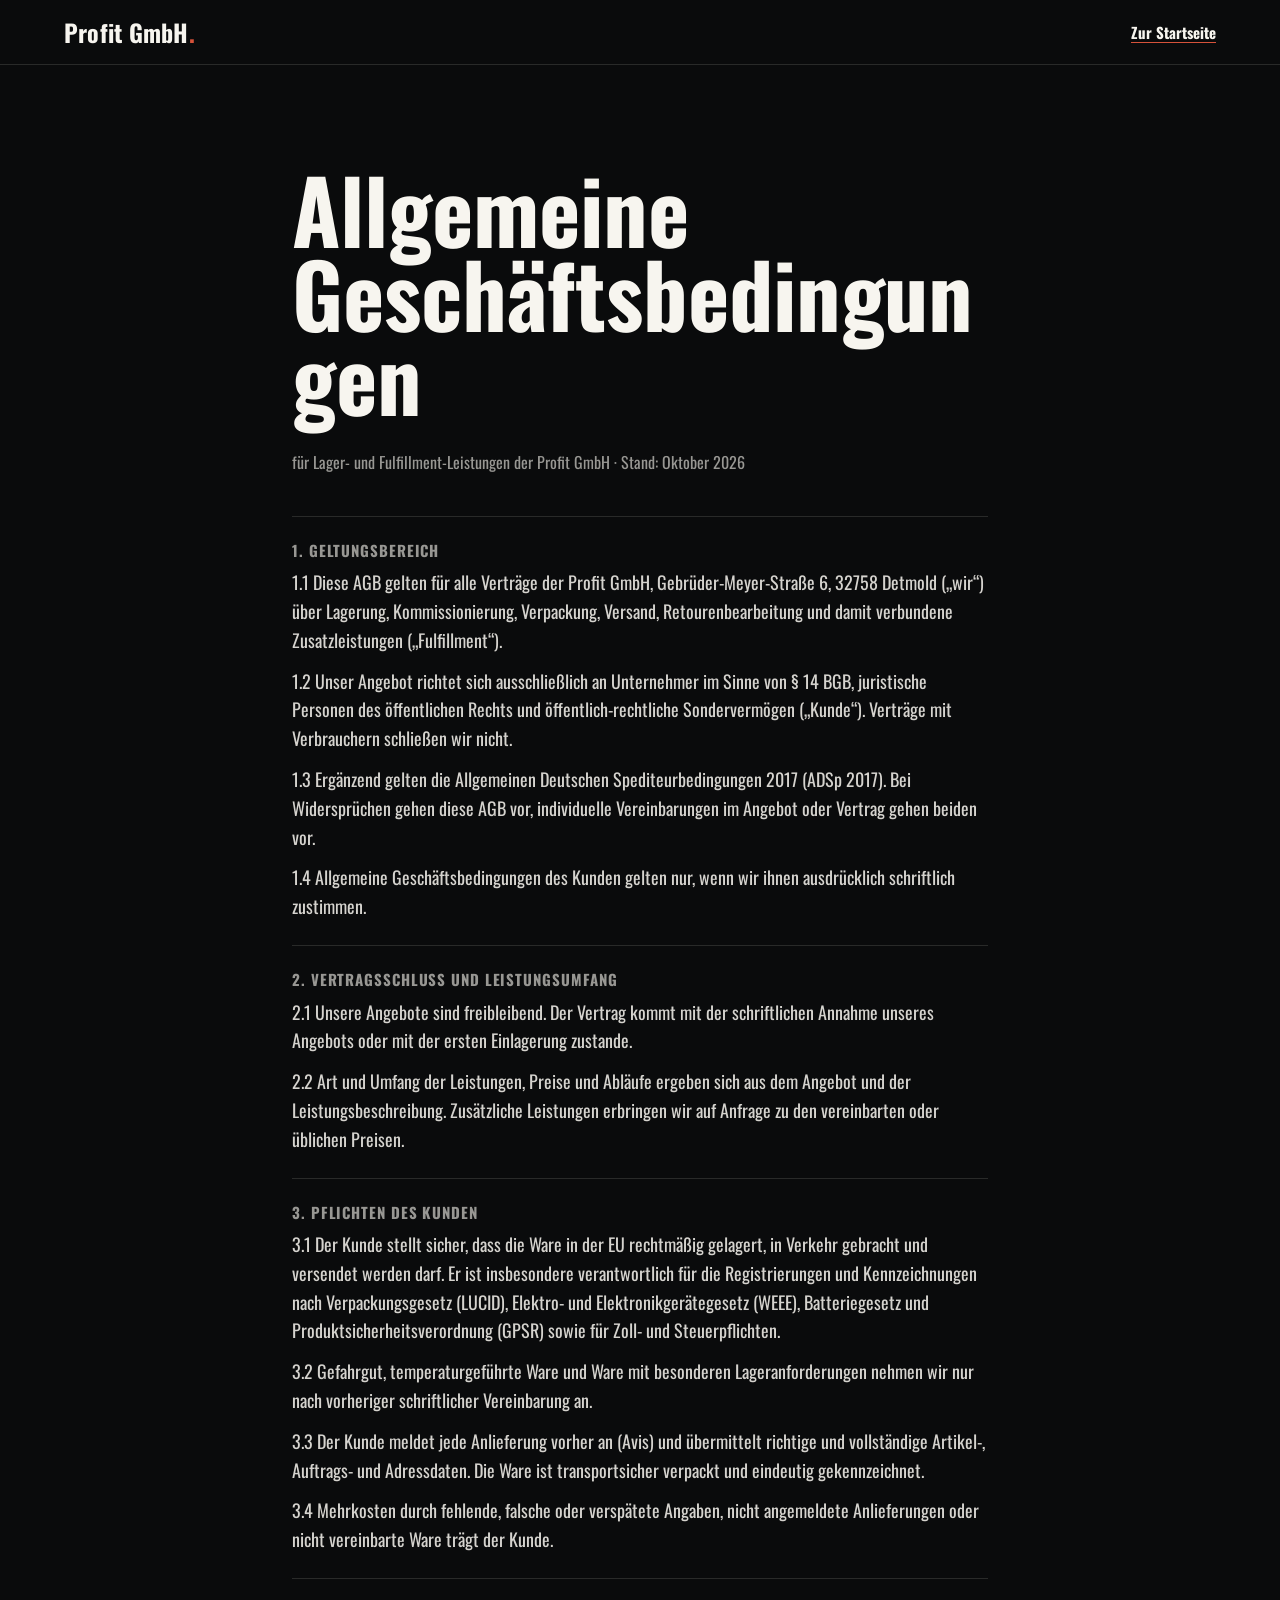
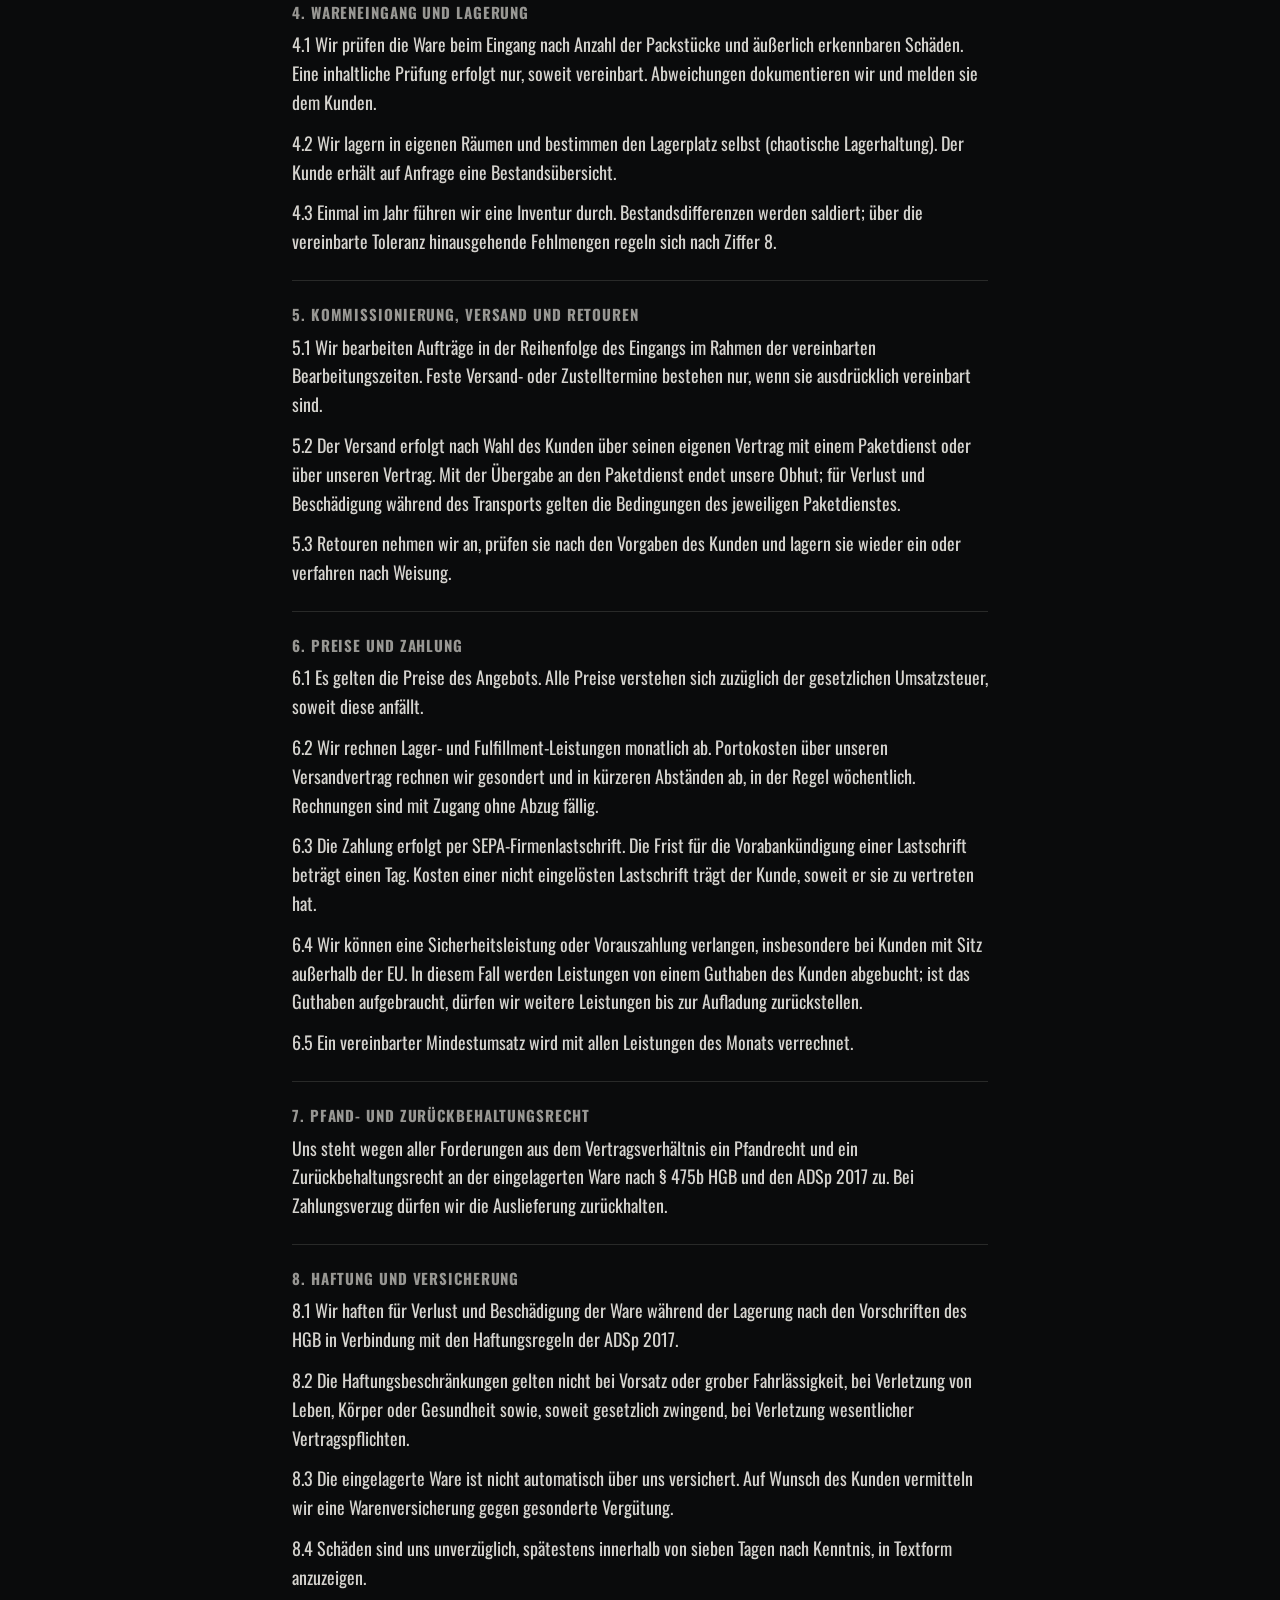
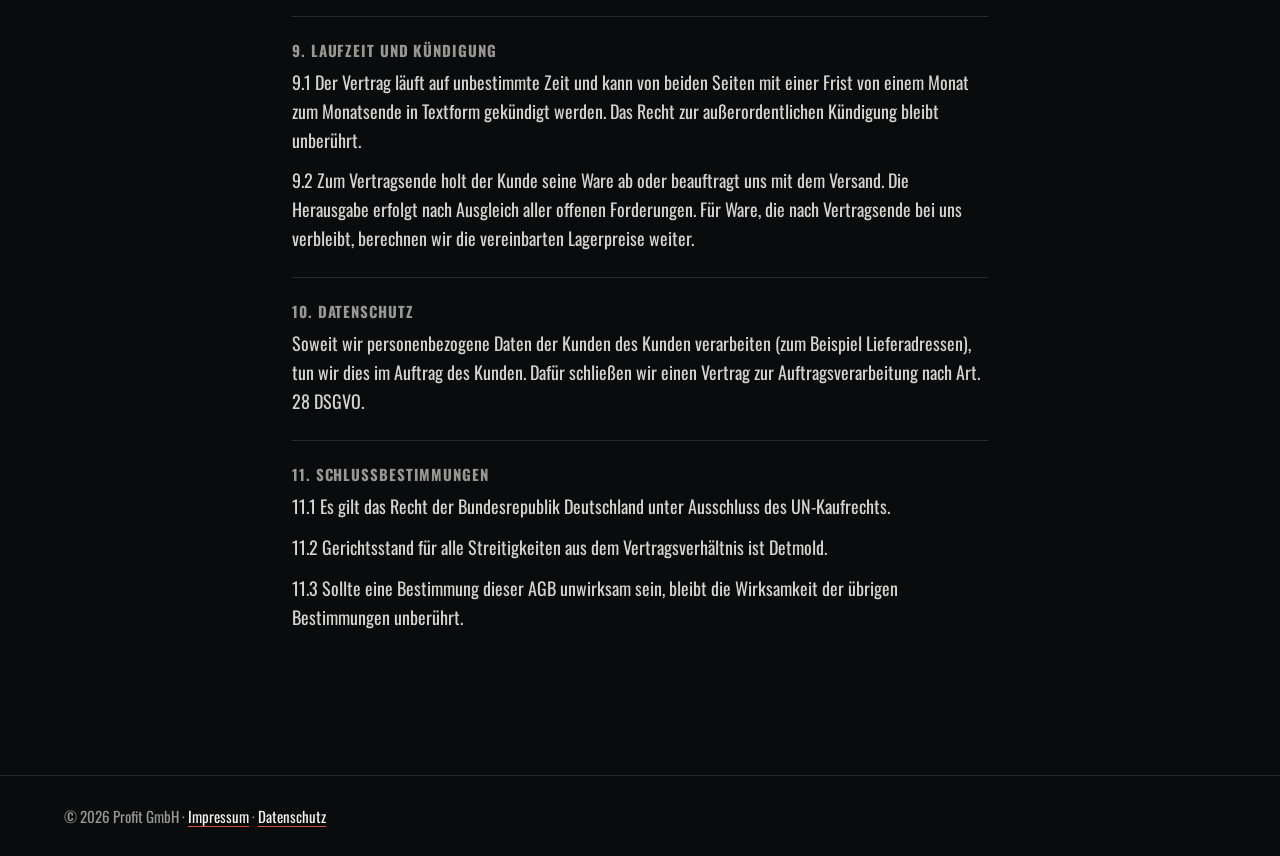
<file: agb.html>
<!doctype html>
<html lang="de">
<head>
<meta charset="utf-8">
<meta name="viewport" content="width=device-width, initial-scale=1">
<title>AGB | Profit GmbH</title>
<meta name="robots" content="noindex, follow">
<link rel="stylesheet" href="legal.css">
<link rel="icon" href="data:image/svg+xml,%3Csvg xmlns='http://www.w3.org/2000/svg' viewBox='0 0 32 32'%3E%3Crect width='32' height='32' rx='7' fill='%230a0b0c'/%3E%3Ctext x='7' y='24' font-family='Arial Narrow,Arial' font-weight='700' font-size='22' fill='%23F7F5EF'%3EP%3C/text%3E%3Ccircle cx='24' cy='22' r='3' fill='%23D6523A'/%3E%3C/svg%3E">
</head>
<body>
<header>
  <a class="brand" href="index.html">Profit GmbH<b>.</b></a>
  <a class="back" href="index.html">Zur Startseite</a>
</header>
<main>
  <h1>Allgemeine Geschäftsbedingungen</h1>
  <p class="stand">für Lager- und Fulfillment-Leistungen der Profit GmbH · Stand: Oktober 2026</p>

  <section>
    <h2>1. Geltungsbereich</h2>
    <p>1.1 Diese AGB gelten für alle Verträge der Profit GmbH, Gebrüder-Meyer-Straße 6, 32758 Detmold („wir“) über Lagerung, Kommissionierung, Verpackung, Versand, Retourenbearbeitung und damit verbundene Zusatzleistungen („Fulfillment“).</p>
    <p>1.2 Unser Angebot richtet sich ausschließlich an Unternehmer im Sinne von § 14 BGB, juristische Personen des öffentlichen Rechts und öffentlich-rechtliche Sondervermögen („Kunde“). Verträge mit Verbrauchern schließen wir nicht.</p>
    <p>1.3 Ergänzend gelten die Allgemeinen Deutschen Spediteurbedingungen 2017 (ADSp 2017). Bei Widersprüchen gehen diese AGB vor, individuelle Vereinbarungen im Angebot oder Vertrag gehen beiden vor.</p>
    <p>1.4 Allgemeine Geschäftsbedingungen des Kunden gelten nur, wenn wir ihnen ausdrücklich schriftlich zustimmen.</p>
  </section>

  <section>
    <h2>2. Vertragsschluss und Leistungsumfang</h2>
    <p>2.1 Unsere Angebote sind freibleibend. Der Vertrag kommt mit der schriftlichen Annahme unseres Angebots oder mit der ersten Einlagerung zustande.</p>
    <p>2.2 Art und Umfang der Leistungen, Preise und Abläufe ergeben sich aus dem Angebot und der Leistungsbeschreibung. Zusätzliche Leistungen erbringen wir auf Anfrage zu den vereinbarten oder üblichen Preisen.</p>
  </section>

  <section>
    <h2>3. Pflichten des Kunden</h2>
    <p>3.1 Der Kunde stellt sicher, dass die Ware in der EU rechtmäßig gelagert, in Verkehr gebracht und versendet werden darf. Er ist insbesondere verantwortlich für die Registrierungen und Kennzeichnungen nach Verpackungsgesetz (LUCID), Elektro- und Elektronikgerätegesetz (WEEE), Batteriegesetz und Produktsicherheitsverordnung (GPSR) sowie für Zoll- und Steuerpflichten.</p>
    <p>3.2 Gefahrgut, temperaturgeführte Ware und Ware mit besonderen Lageranforderungen nehmen wir nur nach vorheriger schriftlicher Vereinbarung an.</p>
    <p>3.3 Der Kunde meldet jede Anlieferung vorher an (Avis) und übermittelt richtige und vollständige Artikel-, Auftrags- und Adressdaten. Die Ware ist transportsicher verpackt und eindeutig gekennzeichnet.</p>
    <p>3.4 Mehrkosten durch fehlende, falsche oder verspätete Angaben, nicht angemeldete Anlieferungen oder nicht vereinbarte Ware trägt der Kunde.</p>
  </section>

  <section>
    <h2>4. Wareneingang und Lagerung</h2>
    <p>4.1 Wir prüfen die Ware beim Eingang nach Anzahl der Packstücke und äußerlich erkennbaren Schäden. Eine inhaltliche Prüfung erfolgt nur, soweit vereinbart. Abweichungen dokumentieren wir und melden sie dem Kunden.</p>
    <p>4.2 Wir lagern in eigenen Räumen und bestimmen den Lagerplatz selbst (chaotische Lagerhaltung). Der Kunde erhält auf Anfrage eine Bestandsübersicht.</p>
    <p>4.3 Einmal im Jahr führen wir eine Inventur durch. Bestandsdifferenzen werden saldiert; über die vereinbarte Toleranz hinausgehende Fehlmengen regeln sich nach Ziffer 8.</p>
  </section>

  <section>
    <h2>5. Kommissionierung, Versand und Retouren</h2>
    <p>5.1 Wir bearbeiten Aufträge in der Reihenfolge des Eingangs im Rahmen der vereinbarten Bearbeitungszeiten. Feste Versand- oder Zustelltermine bestehen nur, wenn sie ausdrücklich vereinbart sind.</p>
    <p>5.2 Der Versand erfolgt nach Wahl des Kunden über seinen eigenen Vertrag mit einem Paketdienst oder über unseren Vertrag. Mit der Übergabe an den Paketdienst endet unsere Obhut; für Verlust und Beschädigung während des Transports gelten die Bedingungen des jeweiligen Paketdienstes.</p>
    <p>5.3 Retouren nehmen wir an, prüfen sie nach den Vorgaben des Kunden und lagern sie wieder ein oder verfahren nach Weisung.</p>
  </section>

  <section>
    <h2>6. Preise und Zahlung</h2>
    <p>6.1 Es gelten die Preise des Angebots. Alle Preise verstehen sich zuzüglich der gesetzlichen Umsatzsteuer, soweit diese anfällt.</p>
    <p>6.2 Wir rechnen Lager- und Fulfillment-Leistungen monatlich ab. Portokosten über unseren Versandvertrag rechnen wir gesondert und in kürzeren Abständen ab, in der Regel wöchentlich. Rechnungen sind mit Zugang ohne Abzug fällig.</p>
    <p>6.3 Die Zahlung erfolgt per SEPA-Firmenlastschrift. Die Frist für die Vorabankündigung einer Lastschrift beträgt einen Tag. Kosten einer nicht eingelösten Lastschrift trägt der Kunde, soweit er sie zu vertreten hat.</p>
    <p>6.4 Wir können eine Sicherheitsleistung oder Vorauszahlung verlangen, insbesondere bei Kunden mit Sitz außerhalb der EU. In diesem Fall werden Leistungen von einem Guthaben des Kunden abgebucht; ist das Guthaben aufgebraucht, dürfen wir weitere Leistungen bis zur Aufladung zurückstellen.</p>
    <p>6.5 Ein vereinbarter Mindestumsatz wird mit allen Leistungen des Monats verrechnet.</p>
  </section>

  <section>
    <h2>7. Pfand- und Zurückbehaltungsrecht</h2>
    <p>Uns steht wegen aller Forderungen aus dem Vertragsverhältnis ein Pfandrecht und ein Zurückbehaltungsrecht an der eingelagerten Ware nach § 475b HGB und den ADSp 2017 zu. Bei Zahlungsverzug dürfen wir die Auslieferung zurückhalten.</p>
  </section>

  <section>
    <h2>8. Haftung und Versicherung</h2>
    <p>8.1 Wir haften für Verlust und Beschädigung der Ware während der Lagerung nach den Vorschriften des HGB in Verbindung mit den Haftungsregeln der ADSp 2017.</p>
    <p>8.2 Die Haftungsbeschränkungen gelten nicht bei Vorsatz oder grober Fahrlässigkeit, bei Verletzung von Leben, Körper oder Gesundheit sowie, soweit gesetzlich zwingend, bei Verletzung wesentlicher Vertragspflichten.</p>
    <p>8.3 Die eingelagerte Ware ist nicht automatisch über uns versichert. Auf Wunsch des Kunden vermitteln wir eine Warenversicherung gegen gesonderte Vergütung.</p>
    <p>8.4 Schäden sind uns unverzüglich, spätestens innerhalb von sieben Tagen nach Kenntnis, in Textform anzuzeigen.</p>
  </section>

  <section>
    <h2>9. Laufzeit und Kündigung</h2>
    <p>9.1 Der Vertrag läuft auf unbestimmte Zeit und kann von beiden Seiten mit einer Frist von einem Monat zum Monatsende in Textform gekündigt werden. Das Recht zur außerordentlichen Kündigung bleibt unberührt.</p>
    <p>9.2 Zum Vertragsende holt der Kunde seine Ware ab oder beauftragt uns mit dem Versand. Die Herausgabe erfolgt nach Ausgleich aller offenen Forderungen. Für Ware, die nach Vertragsende bei uns verbleibt, berechnen wir die vereinbarten Lagerpreise weiter.</p>
  </section>

  <section>
    <h2>10. Datenschutz</h2>
    <p>Soweit wir personenbezogene Daten der Kunden des Kunden verarbeiten (zum Beispiel Lieferadressen), tun wir dies im Auftrag des Kunden. Dafür schließen wir einen Vertrag zur Auftragsverarbeitung nach Art. 28 DSGVO.</p>
  </section>

  <section>
    <h2>11. Schlussbestimmungen</h2>
    <p>11.1 Es gilt das Recht der Bundesrepublik Deutschland unter Ausschluss des UN-Kaufrechts.</p>
    <p>11.2 Gerichtsstand für alle Streitigkeiten aus dem Vertragsverhältnis ist Detmold.</p>
    <p>11.3 Sollte eine Bestimmung dieser AGB unwirksam sein, bleibt die Wirksamkeit der übrigen Bestimmungen unberührt.</p>
  </section>
</main>
<footer>© 2026 Profit GmbH · <a href="impressum.html">Impressum</a> · <a href="datenschutz.html">Datenschutz</a></footer>
</body>
</html>
</file>
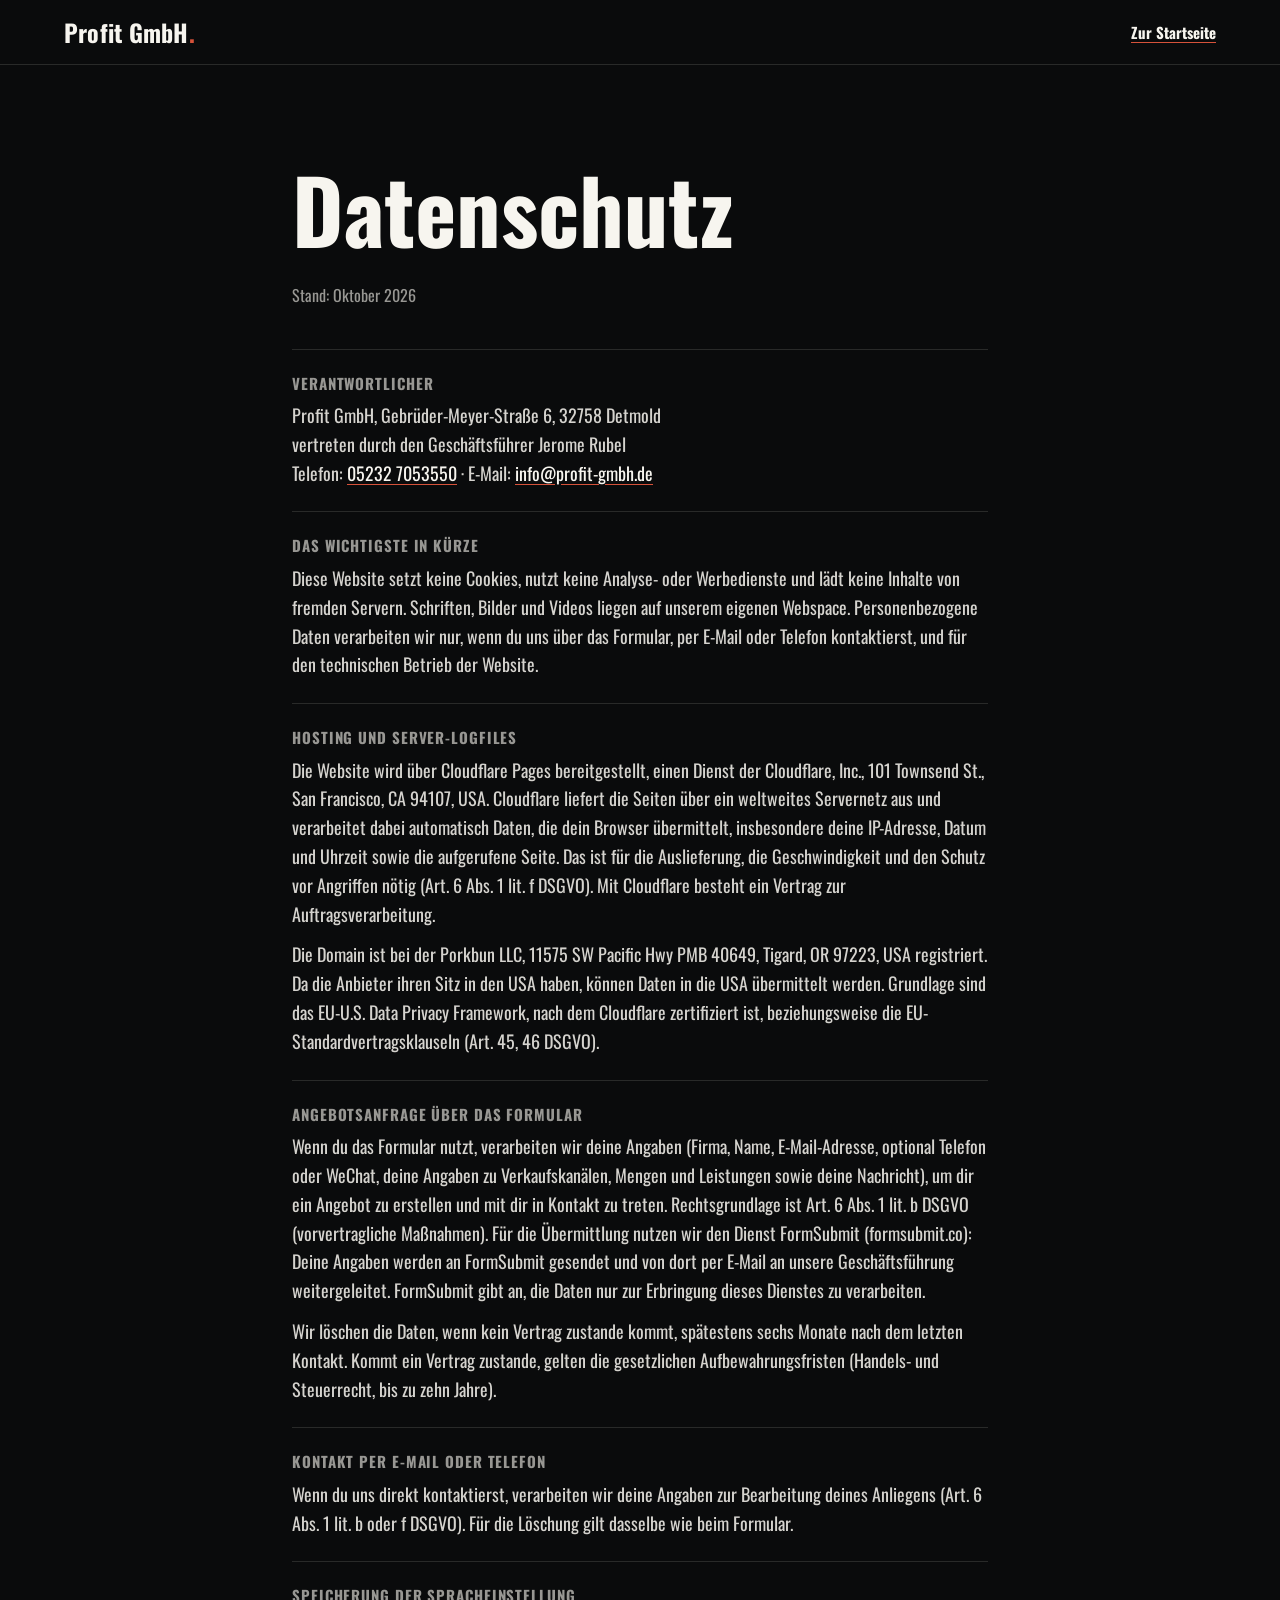
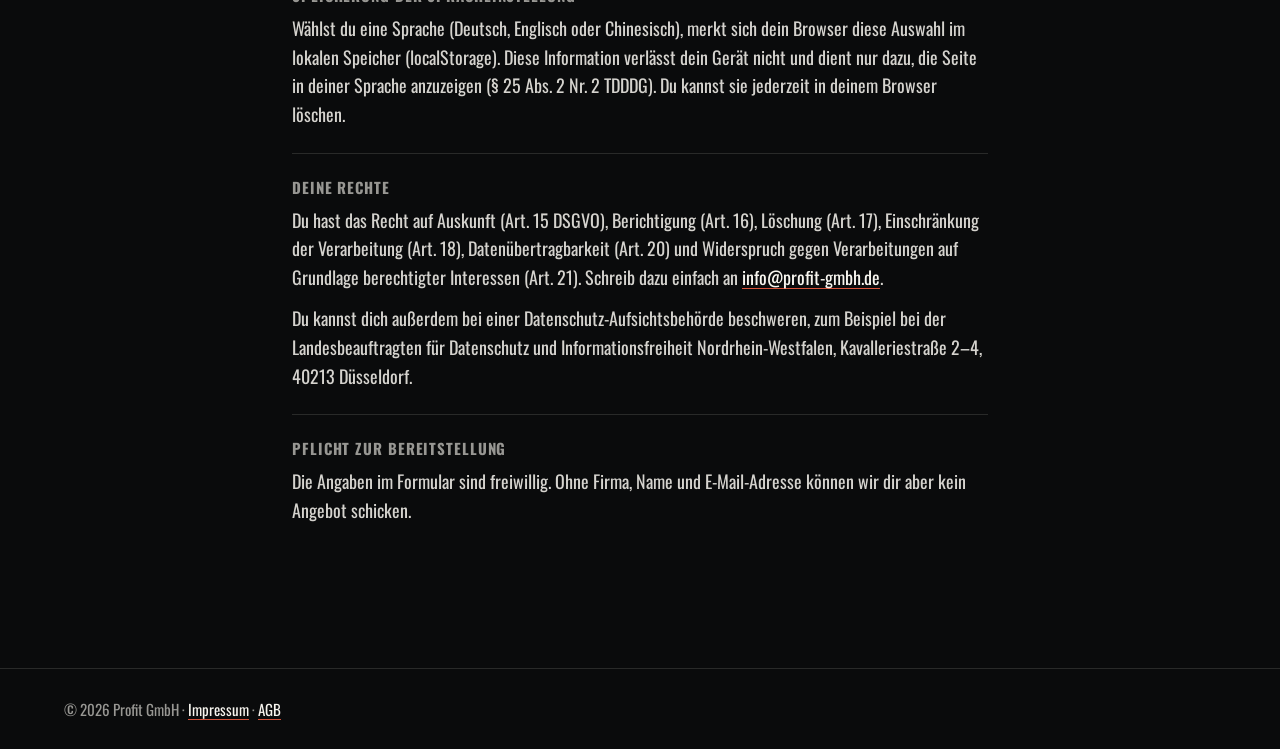
<file: datenschutz.html>
<!doctype html>
<html lang="de">
<head>
<meta charset="utf-8">
<meta name="viewport" content="width=device-width, initial-scale=1">
<title>Datenschutz | Profit GmbH</title>
<meta name="robots" content="noindex, follow">
<link rel="stylesheet" href="legal.css">
<link rel="icon" href="data:image/svg+xml,%3Csvg xmlns='http://www.w3.org/2000/svg' viewBox='0 0 32 32'%3E%3Crect width='32' height='32' rx='7' fill='%230a0b0c'/%3E%3Ctext x='7' y='24' font-family='Arial Narrow,Arial' font-weight='700' font-size='22' fill='%23F7F5EF'%3EP%3C/text%3E%3Ccircle cx='24' cy='22' r='3' fill='%23D6523A'/%3E%3C/svg%3E">
</head>
<body>
<header>
  <a class="brand" href="index.html">Profit GmbH<b>.</b></a>
  <a class="back" href="index.html">Zur Startseite</a>
</header>
<main>
  <h1>Datenschutz</h1>
  <p class="stand">Stand: Oktober 2026</p>

  <section>
    <h2>Verantwortlicher</h2>
    <p>Profit GmbH, Gebrüder-Meyer-Straße 6, 32758 Detmold<br>vertreten durch den Geschäftsführer Jerome Rubel<br>Telefon: <a href="tel:+4952327053550">05232 7053550</a> · E-Mail: <a href="mailto:info@profit-gmbh.de">info@profit-gmbh.de</a></p>
  </section>

  <section>
    <h2>Das Wichtigste in Kürze</h2>
    <p>Diese Website setzt keine Cookies, nutzt keine Analyse- oder Werbedienste und lädt keine Inhalte von fremden Servern. Schriften, Bilder und Videos liegen auf unserem eigenen Webspace. Personenbezogene Daten verarbeiten wir nur, wenn du uns über das Formular, per E-Mail oder Telefon kontaktierst, und für den technischen Betrieb der Website.</p>
  </section>

  <section>
    <h2>Hosting und Server-Logfiles</h2>
    <p>Die Website wird über Cloudflare Pages bereitgestellt, einen Dienst der Cloudflare, Inc., 101 Townsend St., San Francisco, CA 94107, USA. Cloudflare liefert die Seiten über ein weltweites Servernetz aus und verarbeitet dabei automatisch Daten, die dein Browser übermittelt, insbesondere deine IP-Adresse, Datum und Uhrzeit sowie die aufgerufene Seite. Das ist für die Auslieferung, die Geschwindigkeit und den Schutz vor Angriffen nötig (Art. 6 Abs. 1 lit. f DSGVO). Mit Cloudflare besteht ein Vertrag zur Auftragsverarbeitung.</p>
    <p>Die Domain ist bei der Porkbun LLC, 11575 SW Pacific Hwy PMB 40649, Tigard, OR 97223, USA registriert. Da die Anbieter ihren Sitz in den USA haben, können Daten in die USA übermittelt werden. Grundlage sind das EU-U.S. Data Privacy Framework, nach dem Cloudflare zertifiziert ist, beziehungsweise die EU-Standardvertragsklauseln (Art. 45, 46 DSGVO).</p>
  </section>

  <section>
    <h2>Angebotsanfrage über das Formular</h2>
    <p>Wenn du das Formular nutzt, verarbeiten wir deine Angaben (Firma, Name, E-Mail-Adresse, optional Telefon oder WeChat, deine Angaben zu Verkaufskanälen, Mengen und Leistungen sowie deine Nachricht), um dir ein Angebot zu erstellen und mit dir in Kontakt zu treten. Rechtsgrundlage ist Art. 6 Abs. 1 lit. b DSGVO (vorvertragliche Maßnahmen). Für die Übermittlung nutzen wir den Dienst FormSubmit (formsubmit.co): Deine Angaben werden an FormSubmit gesendet und von dort per E-Mail an unsere Geschäftsführung weitergeleitet. FormSubmit gibt an, die Daten nur zur Erbringung dieses Dienstes zu verarbeiten.</p>
    <p>Wir löschen die Daten, wenn kein Vertrag zustande kommt, spätestens sechs Monate nach dem letzten Kontakt. Kommt ein Vertrag zustande, gelten die gesetzlichen Aufbewahrungsfristen (Handels- und Steuerrecht, bis zu zehn Jahre).</p>
  </section>

  <section>
    <h2>Kontakt per E-Mail oder Telefon</h2>
    <p>Wenn du uns direkt kontaktierst, verarbeiten wir deine Angaben zur Bearbeitung deines Anliegens (Art. 6 Abs. 1 lit. b oder f DSGVO). Für die Löschung gilt dasselbe wie beim Formular.</p>
  </section>

  <section>
    <h2>Speicherung der Spracheinstellung</h2>
    <p>Wählst du eine Sprache (Deutsch, Englisch oder Chinesisch), merkt sich dein Browser diese Auswahl im lokalen Speicher (localStorage). Diese Information verlässt dein Gerät nicht und dient nur dazu, die Seite in deiner Sprache anzuzeigen (§ 25 Abs. 2 Nr. 2 TDDDG). Du kannst sie jederzeit in deinem Browser löschen.</p>
  </section>

  <section>
    <h2>Deine Rechte</h2>
    <p>Du hast das Recht auf Auskunft (Art. 15 DSGVO), Berichtigung (Art. 16), Löschung (Art. 17), Einschränkung der Verarbeitung (Art. 18), Datenübertragbarkeit (Art. 20) und Widerspruch gegen Verarbeitungen auf Grundlage berechtigter Interessen (Art. 21). Schreib dazu einfach an <a href="mailto:info@profit-gmbh.de">info@profit-gmbh.de</a>.</p>
    <p>Du kannst dich außerdem bei einer Datenschutz-Aufsichtsbehörde beschweren, zum Beispiel bei der Landesbeauftragten für Datenschutz und Informationsfreiheit Nordrhein-Westfalen, Kavalleriestraße 2–4, 40213 Düsseldorf.</p>
  </section>

  <section>
    <h2>Pflicht zur Bereitstellung</h2>
    <p>Die Angaben im Formular sind freiwillig. Ohne Firma, Name und E-Mail-Adresse können wir dir aber kein Angebot schicken.</p>
  </section>
</main>
<footer>© 2026 Profit GmbH · <a href="impressum.html">Impressum</a> · <a href="agb.html">AGB</a></footer>
</body>
</html>
</file>
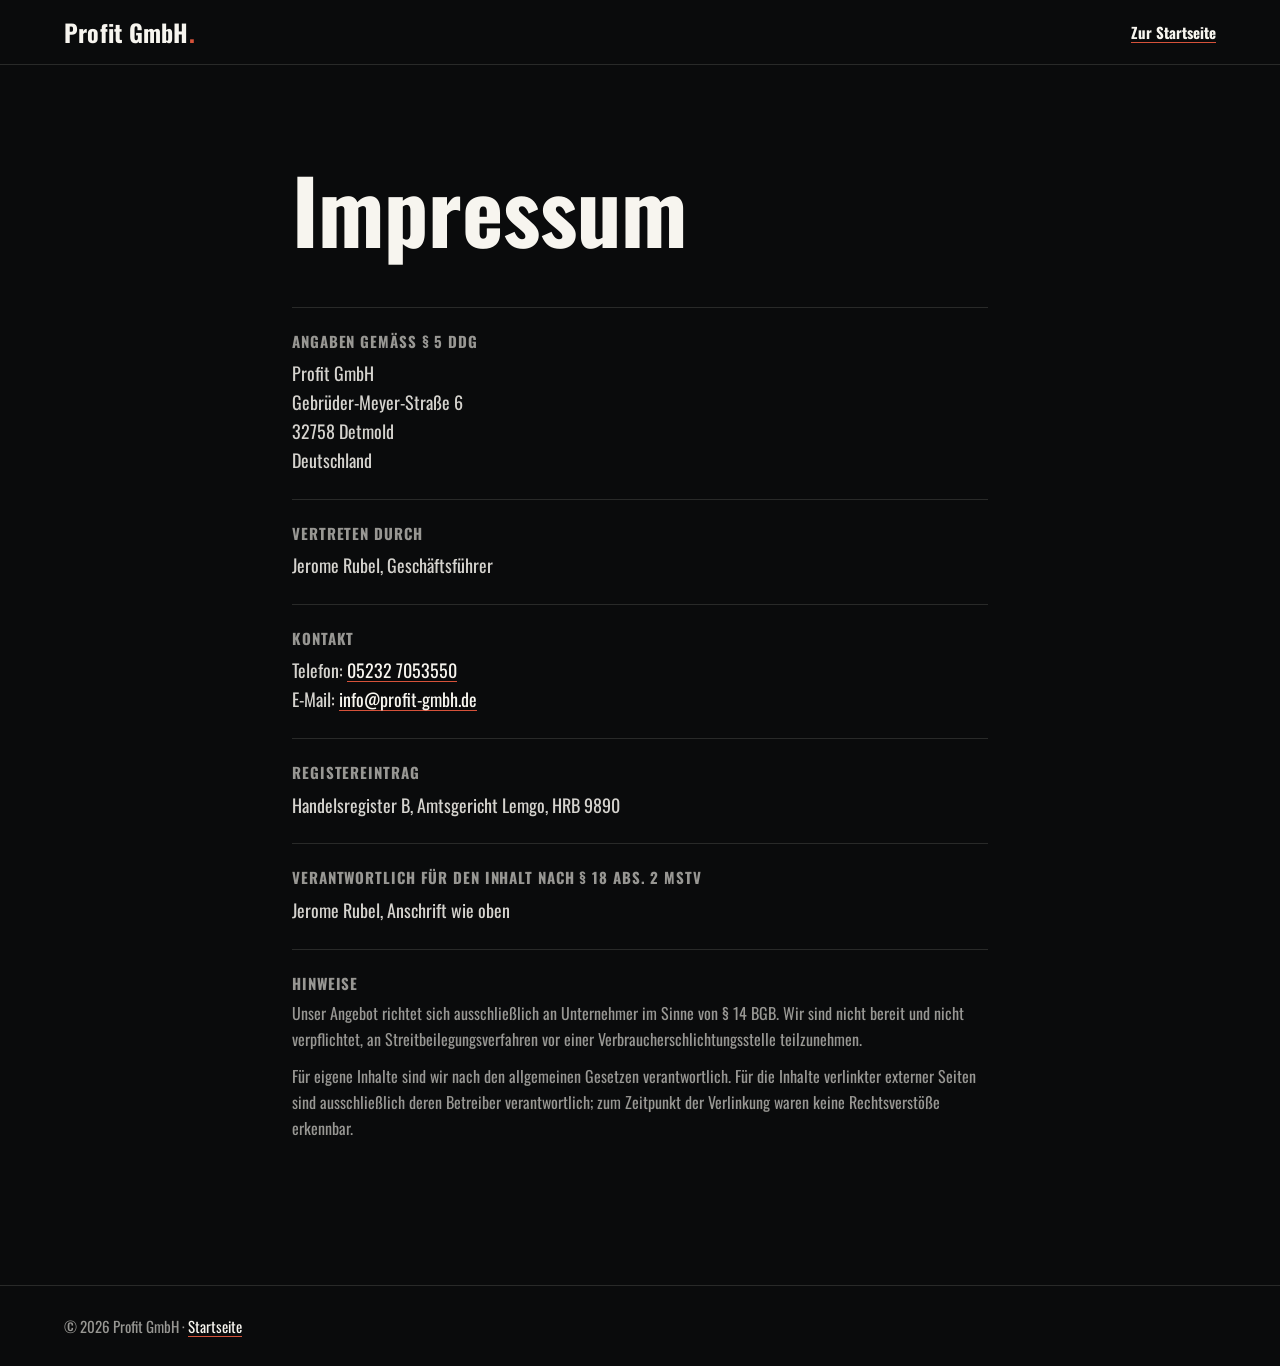
<file: impressum.html>
<!doctype html>
<html lang="de">
<head>
<meta charset="utf-8">
<meta name="viewport" content="width=device-width, initial-scale=1">
<title>Impressum | Profit GmbH</title>
<meta name="robots" content="noindex, follow">
<link rel="stylesheet" href="legal.css">
<link rel="icon" href="data:image/svg+xml,%3Csvg xmlns='http://www.w3.org/2000/svg' viewBox='0 0 32 32'%3E%3Crect width='32' height='32' rx='7' fill='%230a0b0c'/%3E%3Ctext x='7' y='24' font-family='Arial Narrow,Arial' font-weight='700' font-size='22' fill='%23F7F5EF'%3EP%3C/text%3E%3Ccircle cx='24' cy='22' r='3' fill='%23D6523A'/%3E%3C/svg%3E">
</head>
<body>
<header>
  <a class="brand" href="index.html">Profit GmbH<b>.</b></a>
  <a class="back" href="index.html">Zur Startseite</a>
</header>
<main>
  <h1>Impressum</h1>

  <section>
    <h2>Angaben gemäß § 5 DDG</h2>
    <address>Profit GmbH<br>Gebrüder-Meyer-Straße 6<br>32758 Detmold<br>Deutschland</address>
  </section>

  <section>
    <h2>Vertreten durch</h2>
    <p>Jerome Rubel, Geschäftsführer</p>
  </section>

  <section>
    <h2>Kontakt</h2>
    <p>Telefon: <a href="tel:+4952327053550">05232 7053550</a><br>E-Mail: <a href="mailto:info@profit-gmbh.de">info@profit-gmbh.de</a></p>
  </section>

  <section>
    <h2>Registereintrag</h2>
    <p>Handelsregister B, Amtsgericht Lemgo, HRB 9890</p>
  </section>


  <section>
    <h2>Verantwortlich für den Inhalt nach § 18 Abs. 2 MStV</h2>
    <p>Jerome Rubel, Anschrift wie oben</p>
  </section>

  <section>
    <h2>Hinweise</h2>
    <p class="small">Unser Angebot richtet sich ausschließlich an Unternehmer im Sinne von § 14 BGB. Wir sind nicht bereit und nicht verpflichtet, an Streitbeilegungsverfahren vor einer Verbraucherschlichtungsstelle teilzunehmen.</p>
    <p class="small" style="margin-top:12px">Für eigene Inhalte sind wir nach den allgemeinen Gesetzen verantwortlich. Für die Inhalte verlinkter externer Seiten sind ausschließlich deren Betreiber verantwortlich; zum Zeitpunkt der Verlinkung waren keine Rechtsverstöße erkennbar.</p>
  </section>
</main>
<footer>© 2026 Profit GmbH · <a href="index.html">Startseite</a></footer>
</body>
</html>
</file>
<file: legal.css>
@font-face{font-family:Display;font-weight:800;font-display:swap;src:url("fonts/Oswald-Variable.woff2") format("woff2"),local("Oswald ExtraBold"),local("Bebas Neue"),local("AvenirNextCondensed-Heavy"),local("Impact")}
@font-face{font-family:UI;font-weight:400;font-display:swap;src:url("fonts/Oswald-Variable.woff2") format("woff2"),local("Oswald Regular"),local("Barlow Condensed"),local("AvenirNextCondensed-Regular"),local("Arial Narrow")}
@font-face{font-family:UI;font-weight:700;font-display:swap;src:url("fonts/Oswald-Variable.woff2") format("woff2"),local("Oswald Bold"),local("Barlow Condensed Bold"),local("AvenirNextCondensed-Bold"),local("Arial Narrow Bold")}
:root{--cream:#F7F5EF;--ink:rgba(247,245,239,.86);--mute:rgba(247,245,239,.6);--line:rgba(247,245,239,.13);--accent:#D6523A;--bg:#0a0b0c;
  --ui:UI,"PingFang SC","Microsoft YaHei",system-ui,sans-serif;--display:Display,"PingFang SC","Microsoft YaHei",system-ui,sans-serif;color-scheme:dark}
*{box-sizing:border-box}
body{margin:0;background:var(--bg);color:var(--ink);font-family:var(--ui);font-size:18px;line-height:1.6}
a{color:var(--cream);text-decoration-color:var(--accent);text-underline-offset:3px}
a:hover{color:#fff}
a:focus-visible{outline:2px solid var(--accent);outline-offset:3px;border-radius:2px}
header{display:flex;align-items:center;justify-content:space-between;padding:20px clamp(16px,5vw,72px);border-bottom:1px solid var(--line)}
.brand{font:800 24px/1 var(--display);color:var(--cream);text-decoration:none;letter-spacing:.01em}
.brand b{color:var(--accent)}
.back{font-weight:700;font-size:15px}
main{max-width:760px;margin:0 auto;padding:clamp(48px,8vw,104px) clamp(16px,5vw,32px) clamp(64px,10vw,120px)}
h1{margin:0 0 clamp(32px,5vw,56px);font:800 clamp(40px,8vw,88px)/.95 var(--display);color:var(--cream);hyphens:auto;-webkit-hyphens:auto;overflow-wrap:break-word}
h2{margin:0 0 8px;font:700 15px/1.3 var(--ui);letter-spacing:.06em;text-transform:uppercase;color:var(--mute)}
section{padding:24px 0;border-top:1px solid var(--line)}
p,address{margin:0;font-style:normal;color:var(--ink)}
.small{font-size:16px;color:var(--mute)}
footer{padding:28px clamp(16px,5vw,72px);border-top:1px solid var(--line);font-size:15px;color:var(--mute)}
h3{margin:22px 0 6px;font:700 19px/1.35 var(--ui);color:var(--cream)}
ol,ul{margin:8px 0 0;padding-left:1.2em}li{margin:6px 0}
.stand{margin:-24px 0 40px;color:var(--mute);font-size:16px}
section p+p{margin-top:12px}
</file>
